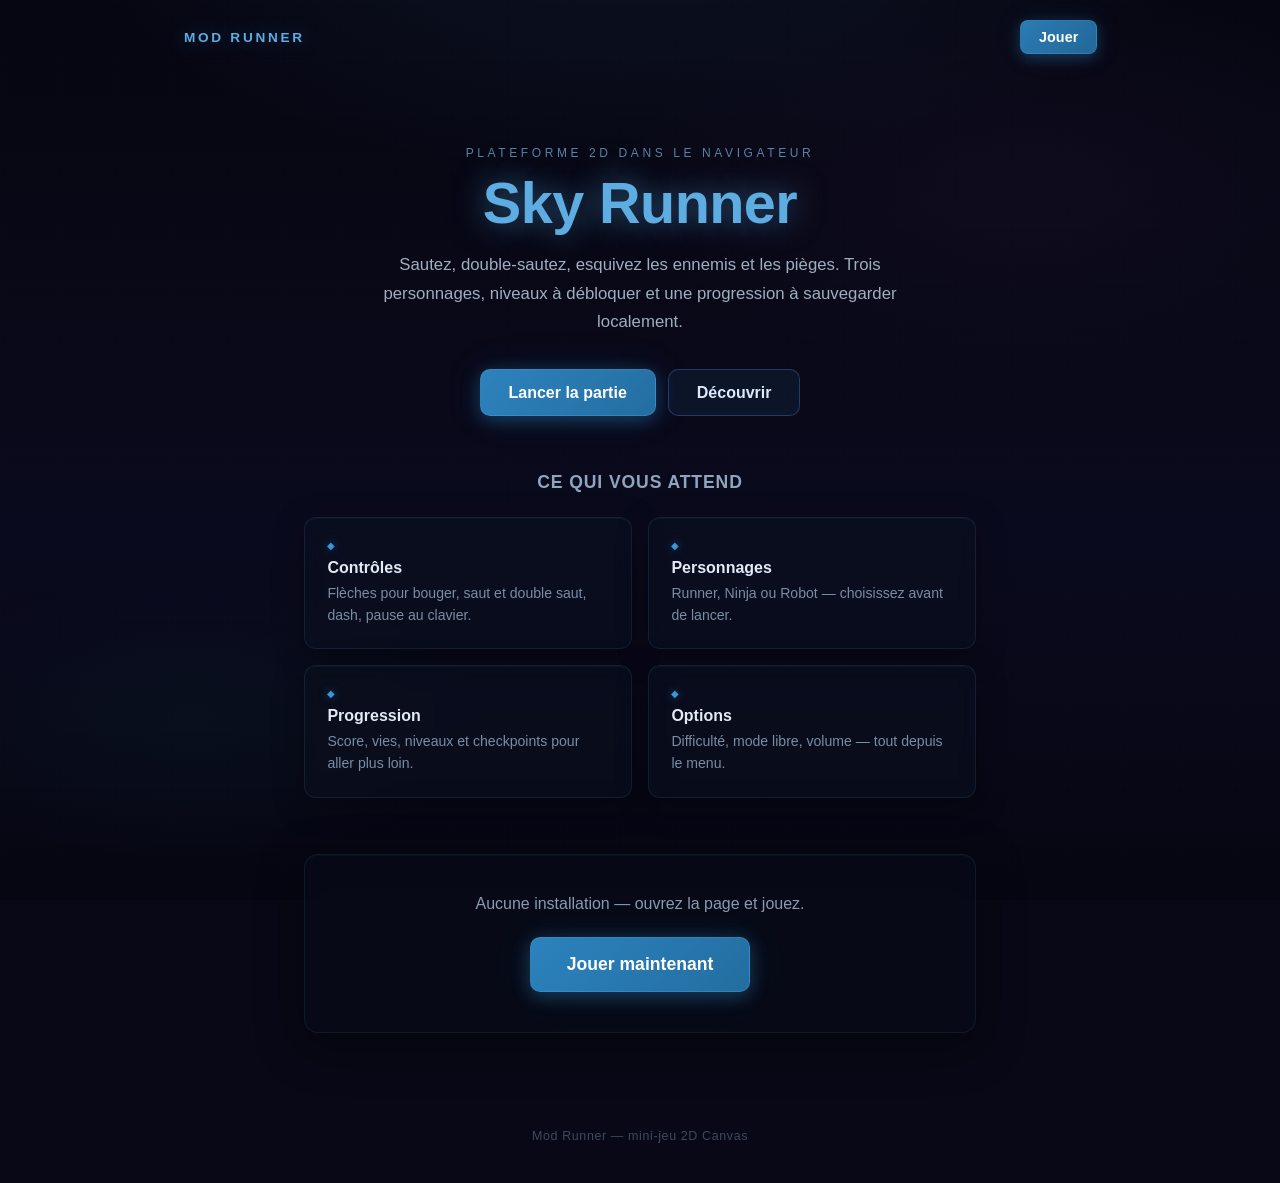
<file: index.html>
<!DOCTYPE html>
<html lang="fr">
<head>
    <meta charset="UTF-8">
    <meta name="viewport" content="width=device-width, initial-scale=1.0">
    <meta name="description" content="Mod Runner — plateforme 2D dans le navigateur. Collectez des pièces, évitez les pièges, choisissez votre personnage.">
    <title>Mod Runner — Plateforme 2D</title>
    <link rel="stylesheet" href="CSS/home.css">
    <script src="JS/background-animation.js" defer></script>
    <link rel="icon" type="image/png" href="../mini_jeu_2D/img/favicon.ico" sizes="96x96" />

</head>
<body>
    <div id="pageLoader" aria-hidden="true">
        <div class="loader-spinner"></div>
        <span class="loader-text">Chargement...</span>
    </div>
    <canvas id="bgCanvas" class="bg-canvas" aria-hidden="true"></canvas>
    <div class="home-bg" aria-hidden="true"></div>
    <header class="home-header">
        <span class="home-logo">Mod Runner</span>
        <a class="home-header-cta" href="game.html">Jouer</a>
    </header>

    <main class="home-main">
        <section class="home-hero" aria-labelledby="hero-title">
            <p class="home-kicker">Plateforme 2D dans le navigateur</p>
            <h1 id="hero-title" class="home-title">Sky Runner</h1>
            <p class="home-lead">
                Sautez, double-sautez, esquivez les ennemis et les pièges. Trois personnages,
                niveaux à débloquer et une progression à sauvegarder localement.
            </p>
            <div class="home-actions">
                <a class="btn btn-primary" href="game.html">Lancer la partie</a>
                <a class="btn btn-ghost" href="#gameplay">Découvrir</a>
            </div>
        </section>

        <section id="gameplay" class="home-features" aria-labelledby="features-title">
            <h2 id="features-title" class="home-section-title">Ce qui vous attend</h2>
            <ul class="home-feature-grid">
                <li class="home-feature">
                    <span class="home-feature-icon" aria-hidden="true">◆</span>
                    <h3>Contrôles</h3>
                    <p>Flèches pour bouger, saut et double saut, dash, pause au clavier.</p>
                </li>
                <li class="home-feature">
                    <span class="home-feature-icon" aria-hidden="true">◆</span>
                    <h3>Personnages</h3>
                    <p>Runner, Ninja ou Robot — choisissez avant de lancer.</p>
                </li>
                <li class="home-feature">
                    <span class="home-feature-icon" aria-hidden="true">◆</span>
                    <h3>Progression</h3>
                    <p>Score, vies, niveaux et checkpoints pour aller plus loin.</p>
                </li>
                <li class="home-feature">
                    <span class="home-feature-icon" aria-hidden="true">◆</span>
                    <h3>Options</h3>
                    <p>Difficulté, mode libre, volume — tout depuis le menu.</p>
                </li>
            </ul>
        </section>

        <section class="home-cta-block" aria-labelledby="cta-title">
            <h2 id="cta-title" class="visually-hidden">Prêt à jouer</h2>
            <p class="home-cta-text">Aucune installation — ouvrez la page et jouez.</p>
            <a class="btn btn-primary btn-large" href="game.html">Jouer maintenant</a>
        </section>
    </main>

    <footer class="home-footer">
        <p>Mod Runner — mini-jeu 2D Canvas</p>
    </footer>
</body>
</html>
</file>
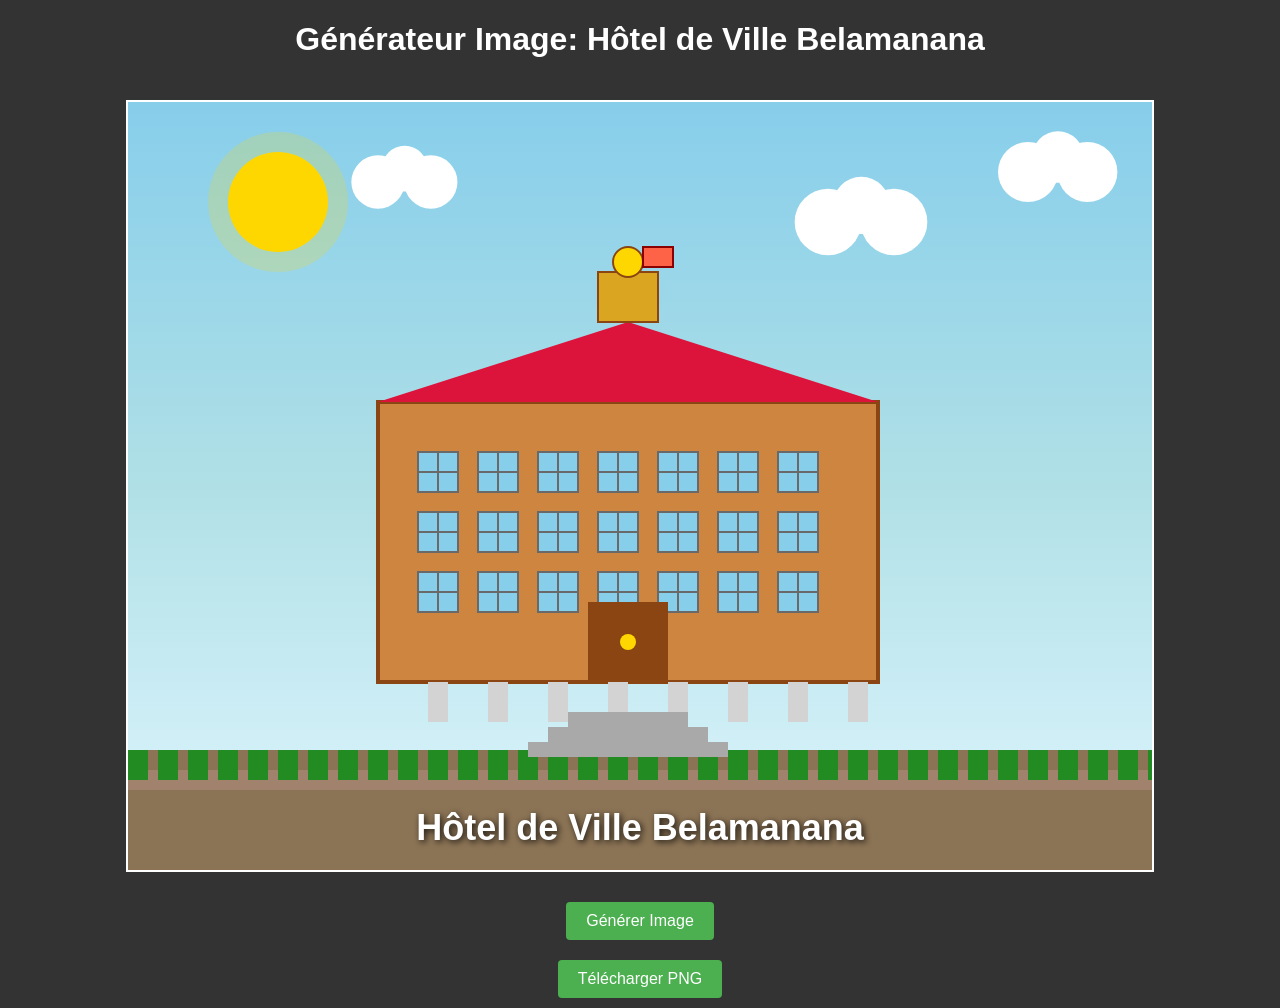
<file: generate_hotel_image.html>
<!DOCTYPE html>
<html lang="fr">
<head>
    <meta charset="UTF-8">
    <meta name="viewport" content="width=device-width, initial-scale=1.0">
    <title>Générateur Image Hotel de Ville Belamanana</title>
    <style>
        body {
            font-family: Arial, sans-serif;
            display: flex;
            flex-direction: column;
            align-items: center;
            justify-content: center;
            min-height: 100vh;
            background: #333;
            margin: 0;
            color: white;
        }
        canvas {
            border: 2px solid white;
            background: linear-gradient(135deg, #87ceeb 0%, #e0f6ff 100%);
            margin: 20px 0;
        }
        button {
            padding: 10px 20px;
            font-size: 16px;
            background: #4CAF50;
            color: white;
            border: none;
            border-radius: 4px;
            cursor: pointer;
            margin: 10px;
        }
        button:hover {
            background: #45a049;
        }
        h1 {
            text-align: center;
        }
    </style>
</head>
<body>
    <h1>Générateur Image: Hôtel de Ville Belamanana</h1>
    <canvas id="canvas" width="1024" height="768"></canvas>
    <button onclick="drawHotel()">Générer Image</button>
    <button onclick="downloadImage()">Télécharger PNG</button>
    
    <script>
        const canvas = document.getElementById('canvas');
        const ctx = canvas.getContext('2d');
        
        function drawHotel() {
            // Fond gradient ciel
            const bgGradient = ctx.createLinearGradient(0, 0, 0, canvas.height);
            bgGradient.addColorStop(0, '#87CEEB');
            bgGradient.addColorStop(0.5, '#B0E0E6');
            bgGradient.addColorStop(1, '#E0F6FF');
            ctx.fillStyle = bgGradient;
            ctx.fillRect(0, 0, canvas.width, canvas.height);
            
            // Soleil
            ctx.fillStyle = '#FFD700';
            ctx.beginPath();
            ctx.arc(150, 100, 50, 0, Math.PI * 2);
            ctx.fill();
            
            ctx.fillStyle = 'rgba(255, 215, 0, 0.2)';
            ctx.beginPath();
            ctx.arc(150, 100, 70, 0, Math.PI * 2);
            ctx.fill();
            
            // Nuages
            drawCloud(250, 80, 80, '#FFFFFF');
            drawCloud(700, 120, 100, '#FFFFFF');
            drawCloud(900, 70, 90, '#FFFFFF');
            
            // Sol
            ctx.fillStyle = '#8B7355';
            ctx.fillRect(0, canvas.height - 120, canvas.width, 120);
            
            ctx.fillStyle = '#A0826D';
            ctx.fillRect(0, canvas.height - 100, canvas.width, 20);
            
            // Herbe
            ctx.fillStyle = '#228B22';
            for (let i = 0; i < canvas.width; i += 30) {
                ctx.fillRect(i, canvas.height - 120, 20, 30);
            }
            
            // Bâtiment principal (Hôtel de Ville)
            const buildingX = 250;
            const buildingY = 300;
            const buildingW = 500;
            const buildingH = 280;
            
            // Corps du bâtiment
            ctx.fillStyle = '#CD853F';
            ctx.fillRect(buildingX, buildingY, buildingW, buildingH);
            
            // Bordure
            ctx.strokeStyle = '#8B4513';
            ctx.lineWidth = 4;
            ctx.strokeRect(buildingX, buildingY, buildingW, buildingH);
            
            // Fenêtres
            ctx.fillStyle = '#87CEEB';
            const windowSpacing = 60;
            const windowSize = 40;
            const windowStartX = buildingX + 40;
            const windowStartY = buildingY + 50;
            
            for (let row = 0; row < 3; row++) {
                for (let col = 0; col < 7; col++) {
                    const x = windowStartX + col * windowSpacing;
                    const y = windowStartY + row * windowSpacing;
                    ctx.fillRect(x, y, windowSize, windowSize);
                    
                    // Cadre fenêtre
                    ctx.strokeStyle = '#696969';
                    ctx.lineWidth = 2;
                    ctx.strokeRect(x, y, windowSize, windowSize);
                    
                    // Croix de fenêtre
                    ctx.beginPath();
                    ctx.moveTo(x + windowSize / 2, y);
                    ctx.lineTo(x + windowSize / 2, y + windowSize);
                    ctx.moveTo(x, y + windowSize / 2);
                    ctx.lineTo(x + windowSize, y + windowSize / 2);
                    ctx.stroke();
                }
            }
            
            // Porte principale
            ctx.fillStyle = '#8B4513';
            ctx.fillRect(buildingX + buildingW / 2 - 40, buildingY + buildingH - 80, 80, 80);
            
            // Bouton porte
            ctx.fillStyle = '#FFD700';
            ctx.beginPath();
            ctx.arc(buildingX + buildingW / 2, buildingY + buildingH - 40, 8, 0, Math.PI * 2);
            ctx.fill();
            
            // Toit (Pignon)
            ctx.fillStyle = '#DC143C';
            ctx.beginPath();
            ctx.moveTo(buildingX, buildingY);
            ctx.lineTo(buildingX + buildingW / 2, buildingY - 80);
            ctx.lineTo(buildingX + buildingW, buildingY);
            ctx.fill();
            
            // Cloche/Tour du clocher (au centre du toit)
            ctx.fillStyle = '#DAA520';
            ctx.fillRect(buildingX + buildingW / 2 - 30, buildingY - 130, 60, 50);
            ctx.strokeStyle = '#8B4513';
            ctx.lineWidth = 2;
            ctx.strokeRect(buildingX + buildingW / 2 - 30, buildingY - 130, 60, 50);
            
            // Cloche
            ctx.fillStyle = '#FFD700';
            ctx.beginPath();
            ctx.arc(buildingX + buildingW / 2, buildingY - 140, 15, 0, Math.PI * 2);
            ctx.fill();
            ctx.strokeStyle = '#8B4513';
            ctx.lineWidth = 2;
            ctx.stroke();
            
            // Drapeau sur la cloche
            ctx.fillStyle = '#FF6347';
            ctx.fillRect(buildingX + buildingW / 2 + 15, buildingY - 155, 30, 20);
            ctx.strokeStyle = '#8B0000';
            ctx.lineWidth = 2;
            ctx.strokeRect(buildingX + buildingW / 2 + 15, buildingY - 155, 30, 20);
            
            // Colonnes de support
            ctx.fillStyle = '#D3D3D3';
            for (let i = 0; i < 8; i++) {
                ctx.fillRect(buildingX + 50 + i * 60, buildingY + buildingH, 20, 40);
            }
            
            // Marches
            ctx.fillStyle = '#A9A9A9';
            for (let i = 0; i < 3; i++) {
                ctx.fillRect(buildingX + buildingW / 2 - 60 - i * 20, buildingY + buildingH + 30 + i * 15, 120 + i * 40, 15);
            }
            
            // Texte "Hôtel de Ville Belamanana"
            ctx.fillStyle = '#FFFFFF';
            ctx.font = 'bold 36px Arial, sans-serif';
            ctx.textAlign = 'center';
            ctx.shadowColor = 'rgba(0, 0, 0, 0.8)';
            ctx.shadowBlur = 6;
            ctx.shadowOffsetX = 2;
            ctx.shadowOffsetY = 2;
            ctx.fillText('Hôtel de Ville Belamanana', canvas.width / 2, canvas.height - 30);
            ctx.shadowColor = 'transparent';
        }
        
        function drawCloud(x, y, width, color) {
            ctx.fillStyle = color;
            ctx.beginPath();
            ctx.arc(x, y, width / 3, 0, Math.PI * 2);
            ctx.arc(x + width / 3, y - width / 6, width / 3.5, 0, Math.PI * 2);
            ctx.arc(x + width * 0.66, y, width / 3, 0, Math.PI * 2);
            ctx.fill();
        }
        
        function downloadImage() {
            // Créer un lien de téléchargement
            const link = document.createElement('a');
            link.href = canvas.toDataURL('image/png');
            link.download = 'hotel_belamanana.png';
            link.click();
        }
        
        // Générer l'image au chargement
        window.onload = drawHotel;
    </script>
</body>
</html>
</file>
<file: CSS/home.css>
/* Homepage — atmospheric visual universe inspired by WindLand */

* {
    margin: 0;
    padding: 0;
    box-sizing: border-box;
}

body {
    min-height: 100vh;
    font-family: "Segoe UI", Tahoma, Geneva, Verdana, sans-serif;
    color: #e8ecf4;
    background: #080816;
    overflow-x: hidden;
}

/* ── Loading screen (WindLand-style) ── */
#pageLoader {
    position: fixed;
    inset: 0;
    z-index: 1000;
    display: flex;
    flex-direction: column;
    align-items: center;
    justify-content: center;
    background: #080816;
    transition: opacity 0.8s ease, visibility 0.8s;
}

#pageLoader.fade-out {
    opacity: 0;
    visibility: hidden;
}

.loader-spinner {
    width: 40px;
    height: 40px;
    border: 3px solid rgba(93, 173, 226, 0.15);
    border-top-color: #5dade2;
    border-radius: 50%;
    animation: spin 0.9s linear infinite;
}

.loader-text {
    margin-top: 1rem;
    font-size: 0.75rem;
    letter-spacing: 0.25em;
    text-transform: uppercase;
    color: rgba(93, 173, 226, 0.6);
    animation: pulse-text 1.5s ease-in-out infinite;
}

@keyframes spin {
    to { transform: rotate(360deg); }
}

@keyframes pulse-text {
    0%, 100% { opacity: 0.4; }
    50% { opacity: 1; }
}

/* ── Canvas background ── */
.bg-canvas {
    position: fixed;
    top: 0;
    left: 0;
    width: 100%;
    height: 100%;
    z-index: 0;
    pointer-events: none;
}

/* ── Atmospheric gradient overlay ── */
.home-bg {
    position: fixed;
    inset: 0;
    z-index: 1;
    background:
        radial-gradient(ellipse 90% 60% at 50% -10%, rgba(93, 173, 226, 0.08), transparent 50%),
        radial-gradient(ellipse 70% 50% at 80% 20%, rgba(155, 89, 182, 0.05), transparent 45%),
        radial-gradient(ellipse 60% 40% at 15% 80%, rgba(26, 188, 156, 0.04), transparent 40%),
        linear-gradient(180deg, #060612 0%, #080816 30%, #0a0a1e 60%, #060612 100%);
    pointer-events: none;
}

.home-bg::after {
    content: "";
    position: absolute;
    inset: 0;
    background-image:
        linear-gradient(rgba(255, 255, 255, 0.015) 1px, transparent 1px),
        linear-gradient(90deg, rgba(255, 255, 255, 0.015) 1px, transparent 1px);
    background-size: 56px 56px;
    opacity: 0.4;
}

/* ── Content layers ── */
.home-header,
.home-main,
.home-footer {
    position: relative;
    z-index: 2;
}

/* ── Header ── */
.home-header {
    display: flex;
    align-items: center;
    justify-content: space-between;
    max-width: 960px;
    margin: 0 auto;
    padding: 1.25rem 1.5rem;
    opacity: 0;
    animation: fadeInDown 0.8s ease 1.4s forwards;
}

.home-logo {
    font-weight: 700;
    letter-spacing: 0.2em;
    text-transform: uppercase;
    font-size: 0.85rem;
    color: #5dade2;
    text-shadow: 0 0 20px rgba(93, 173, 226, 0.4), 0 0 40px rgba(93, 173, 226, 0.15);
}

.home-header-cta {
    padding: 0.5rem 1.1rem;
    font-size: 0.9rem;
    font-weight: 600;
    color: #fff;
    text-decoration: none;
    border-radius: 8px;
    background: linear-gradient(135deg, rgba(52, 152, 219, 0.8), rgba(41, 128, 185, 0.8));
    box-shadow: 0 4px 14px rgba(52, 152, 219, 0.3), 0 0 30px rgba(52, 152, 219, 0.1);
    transition: transform 0.2s, box-shadow 0.3s, background 0.3s;
    backdrop-filter: blur(4px);
    border: 1px solid rgba(93, 173, 226, 0.2);
}

.home-header-cta:hover {
    transform: scale(1.06) translateY(-1px);
    box-shadow: 0 6px 24px rgba(52, 152, 219, 0.5), 0 0 50px rgba(52, 152, 219, 0.2);
    background: linear-gradient(135deg, rgba(52, 152, 219, 0.95), rgba(41, 128, 185, 0.95));
}

/* ── Main ── */
.home-main {
    max-width: 720px;
    margin: 0 auto;
    padding: 2rem 1.5rem 4rem;
}

/* ── Hero ── */
.home-hero {
    text-align: center;
    padding: 2.5rem 0 3.5rem;
    opacity: 0;
    animation: fadeInUp 0.9s ease 1.6s forwards;
}

.home-kicker {
    font-size: 0.75rem;
    letter-spacing: 0.3em;
    text-transform: uppercase;
    color: rgba(126, 184, 224, 0.7);
    margin-bottom: 0.75rem;
}

.home-title {
    font-size: clamp(2.4rem, 7vw, 3.6rem);
    font-weight: 800;
    color: #5dade2;
    text-shadow:
        0 0 30px rgba(93, 173, 226, 0.5),
        0 0 60px rgba(93, 173, 226, 0.2),
        0 0 100px rgba(93, 173, 226, 0.08);
    line-height: 1.1;
    margin-bottom: 1rem;
    letter-spacing: -0.01em;
}

.home-lead {
    font-size: 1.05rem;
    line-height: 1.7;
    color: #a0aec0;
    max-width: 34em;
    margin: 0 auto 2rem;
}

.home-actions {
    display: flex;
    flex-wrap: wrap;
    gap: 0.75rem;
    justify-content: center;
}

/* ── Buttons ── */
.btn {
    display: inline-flex;
    align-items: center;
    justify-content: center;
    padding: 0.85rem 1.75rem;
    font-size: 1rem;
    font-weight: 600;
    text-decoration: none;
    border-radius: 10px;
    transition: transform 0.2s, box-shadow 0.3s, background 0.3s;
    position: relative;
    overflow: hidden;
}

.btn::before {
    content: "";
    position: absolute;
    inset: 0;
    background: linear-gradient(135deg, rgba(255,255,255,0.1), transparent);
    opacity: 0;
    transition: opacity 0.3s;
}

.btn:hover::before {
    opacity: 1;
}

.btn-primary {
    color: #fff;
    background: linear-gradient(135deg, rgba(52, 152, 219, 0.85), rgba(41, 128, 185, 0.85));
    border: 1px solid rgba(93, 173, 226, 0.25);
    box-shadow: 0 4px 18px rgba(52, 152, 219, 0.35), 0 0 40px rgba(52, 152, 219, 0.1);
}

.btn-primary:hover {
    transform: scale(1.05) translateY(-2px);
    box-shadow: 0 8px 30px rgba(52, 152, 219, 0.5), 0 0 60px rgba(52, 152, 219, 0.2);
}

.btn-ghost {
    color: #dce9ff;
    background: rgba(52, 152, 219, 0.08);
    border: 1px solid rgba(120, 170, 255, 0.25);
    backdrop-filter: blur(4px);
}

.btn-ghost:hover {
    background: rgba(52, 152, 219, 0.18);
    border-color: rgba(120, 170, 255, 0.4);
    transform: translateY(-1px);
}

.btn-large {
    padding: 1rem 2.2rem;
    font-size: 1.1rem;
}

/* ── Features section ── */
.home-section-title {
    font-size: 1.1rem;
    font-weight: 600;
    color: #8fa4bd;
    text-align: center;
    margin-bottom: 1.5rem;
    letter-spacing: 0.05em;
    text-transform: uppercase;
}

.home-feature-grid {
    list-style: none;
    display: grid;
    gap: 1rem;
}

@media (min-width: 560px) {
    .home-feature-grid {
        grid-template-columns: repeat(2, 1fr);
    }
}

.home-feature {
    padding: 1.35rem 1.4rem;
    border-radius: 12px;
    border: 1px solid rgba(93, 173, 226, 0.12);
    background: rgba(10, 15, 30, 0.6);
    backdrop-filter: blur(8px);
    box-shadow: 0 8px 32px rgba(0, 0, 0, 0.3), inset 0 1px 0 rgba(255, 255, 255, 0.03);
    transition: transform 0.3s, border-color 0.3s, box-shadow 0.3s;
    opacity: 0;
    animation: fadeInUp 0.7s ease forwards;
}

.home-feature:nth-child(1) { animation-delay: 1.8s; }
.home-feature:nth-child(2) { animation-delay: 1.95s; }
.home-feature:nth-child(3) { animation-delay: 2.1s; }
.home-feature:nth-child(4) { animation-delay: 2.25s; }

.home-feature:hover {
    transform: translateY(-3px);
    border-color: rgba(93, 173, 226, 0.25);
    box-shadow: 0 12px 40px rgba(0, 0, 0, 0.4), 0 0 30px rgba(93, 173, 226, 0.06);
}

.home-feature-icon {
    display: block;
    color: #3498db;
    font-size: 0.6rem;
    margin-bottom: 0.5rem;
    text-shadow: 0 0 10px rgba(52, 152, 219, 0.5);
}

.home-feature h3 {
    font-size: 1rem;
    font-weight: 600;
    color: #e2eaf3;
    margin-bottom: 0.4rem;
}

.home-feature p {
    font-size: 0.88rem;
    line-height: 1.55;
    color: #7a8da4;
}

/* ── CTA block ── */
.home-cta-block {
    text-align: center;
    margin-top: 3.5rem;
    padding: 2.5rem 1.5rem;
    border-radius: 14px;
    border: 1px solid rgba(93, 173, 226, 0.1);
    background: rgba(8, 12, 24, 0.7);
    backdrop-filter: blur(12px);
    box-shadow: 0 12px 48px rgba(0, 0, 0, 0.35), inset 0 1px 0 rgba(255, 255, 255, 0.02);
    opacity: 0;
    animation: fadeInUp 0.8s ease 2.4s forwards;
}

.home-cta-text {
    font-size: 1rem;
    color: #8a9bb2;
    margin-bottom: 1.5rem;
}

/* ── Utility ── */
.visually-hidden {
    position: absolute;
    width: 1px;
    height: 1px;
    padding: 0;
    margin: -1px;
    overflow: hidden;
    clip: rect(0, 0, 0, 0);
    white-space: nowrap;
    border: 0;
}

.home-footer {
    text-align: center;
    padding: 2rem 1rem 2.5rem;
    font-size: 0.78rem;
    color: #3d4a5c;
    letter-spacing: 0.05em;
    opacity: 0;
    animation: fadeIn 0.8s ease 2.6s forwards;
}

/* ── Keyframes ── */
@keyframes fadeInUp {
    from {
        opacity: 0;
        transform: translateY(20px);
    }
    to {
        opacity: 1;
        transform: translateY(0);
    }
}

@keyframes fadeInDown {
    from {
        opacity: 0;
        transform: translateY(-15px);
    }
    to {
        opacity: 1;
        transform: translateY(0);
    }
}

@keyframes fadeIn {
    from { opacity: 0; }
    to { opacity: 1; }
}
</file>
